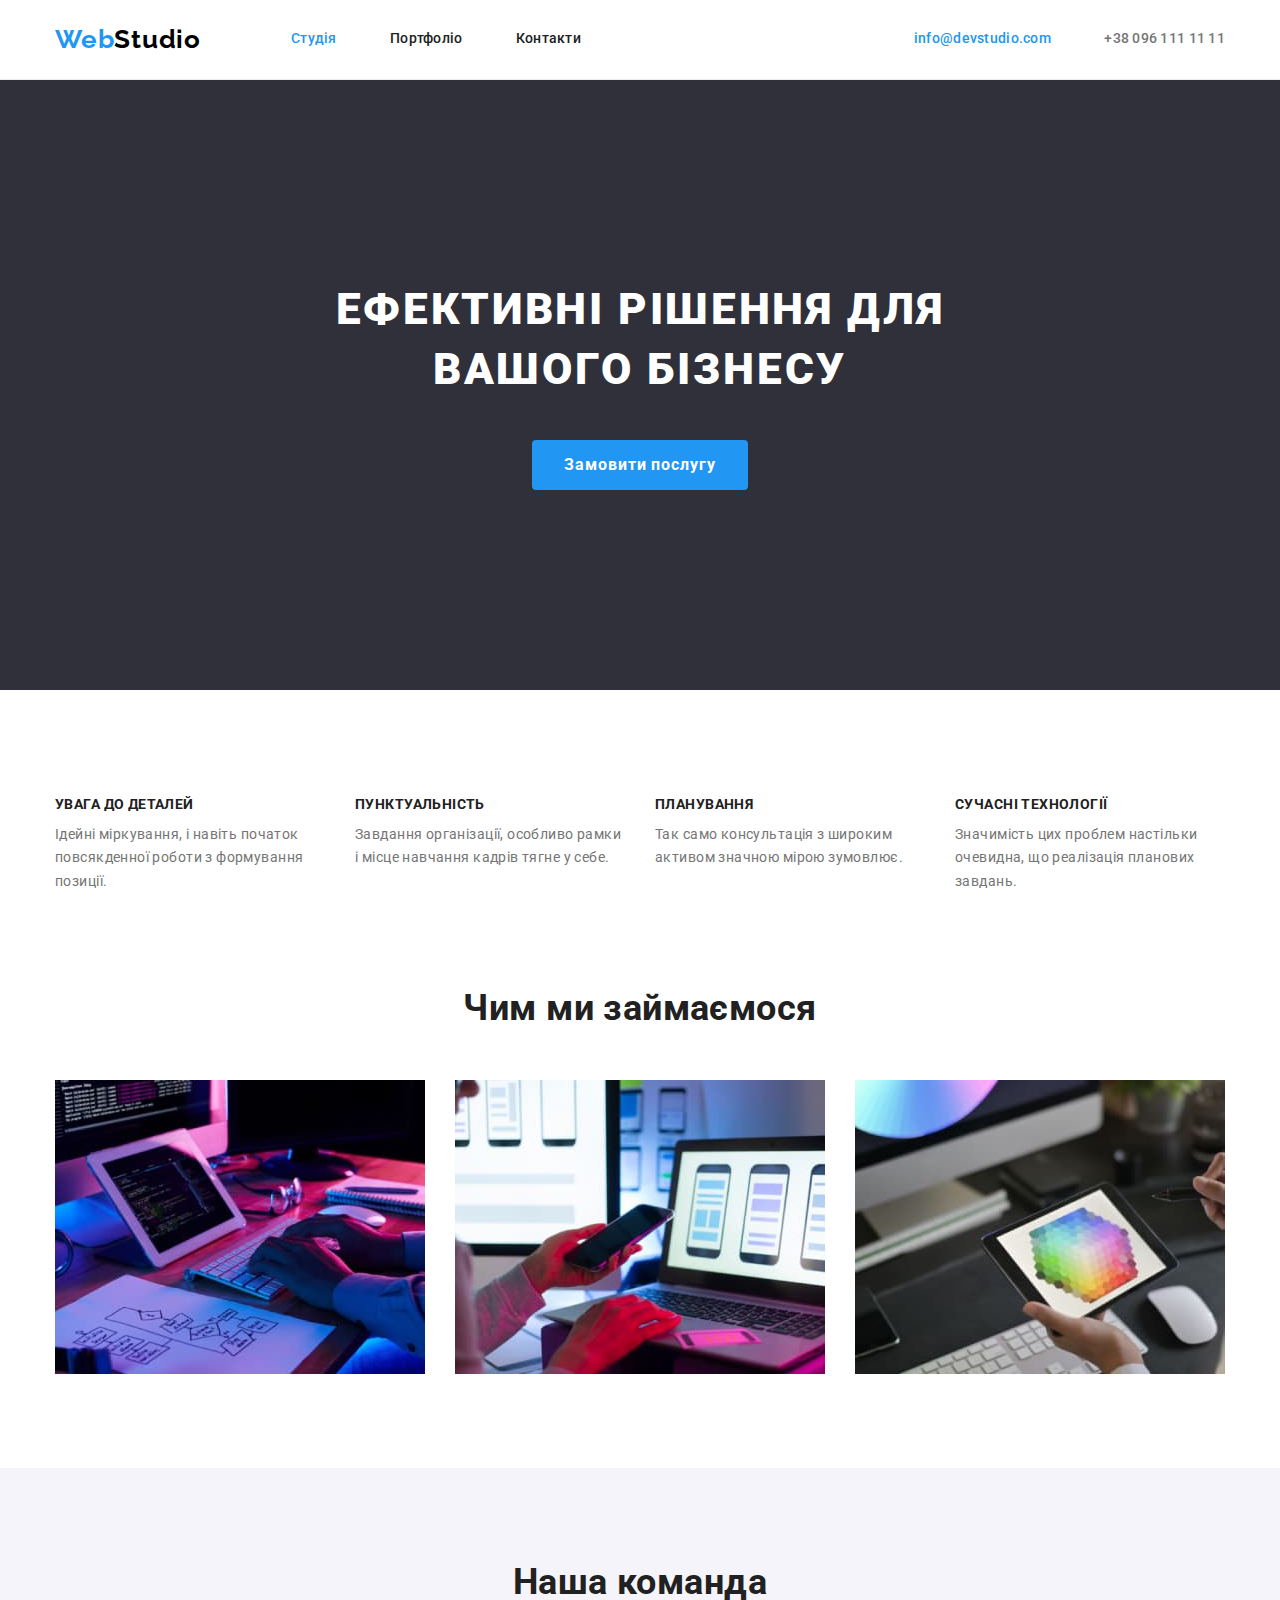
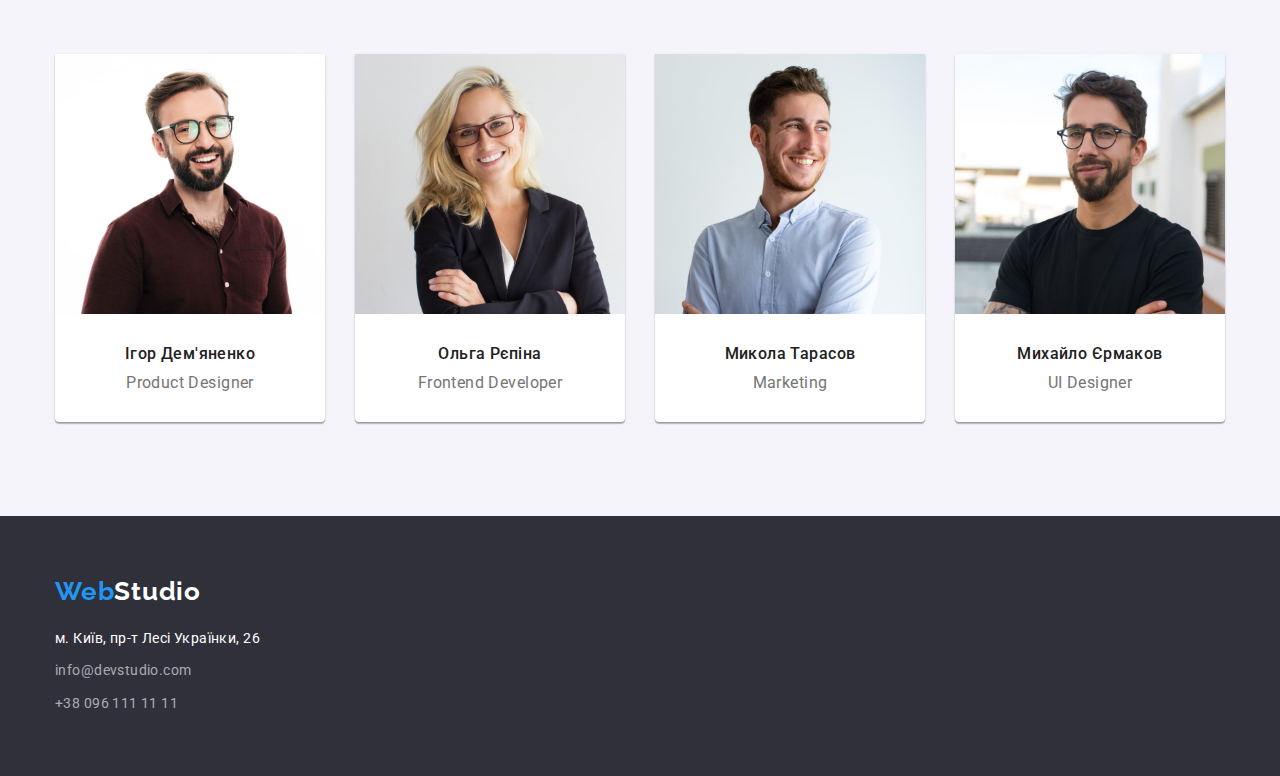
<file: index.html>
<!DOCTYPE html>
<html lang="uk">
  <head>
    <meta charset="UTF-8" />
    <meta http-equiv="X-UA-Compatible" content="IE=edge" />
    <meta name="viewport" content="width=device-width, initial-scale=1.0" />
    <title>Project</title>

    <!-- Шрифты -->
    <link rel="preconnect" href="https://fonts.googleapis.com" />
    <link rel="preconnect" href="https://fonts.gstatic.com" crossorigin />
    <link
      href="https://fonts.googleapis.com/css2?family=Raleway:wght@700&family=Roboto:wght@400;500;700;900&display=swap"
      rel="stylesheet"
    />

    <!-- Стили -->
    <link rel="stylesheet" href="./styles/modern-normalize.css" />
    <link rel="stylesheet" href="./styles/styles.css" />
  </head>

  <!-- Боди -->
  <body>
    <header>
      <div class="header container">
        <nav>
          <!-- Лого -->
          <a class="logo" href="./"> <span>Web</span>Studio</a>

          <!-- Список навигации -->
          <ul class="nav-list">
            <li class="active"><a href="./">Студія</a></li>
            <li><a href="./portfolio.html">Портфоліо</a></li>
            <li><a href="./">Контакти</a></li>
          </ul>
        </nav>

        <!-- Контакты в шапке -->
        <div class="header-contact">
          <a class="active" href="mailto:info@devstudio.com">info@devstudio.com</a>
          <a href="tel:+380961111111">+38 096 111 11 11</a>
        </div>
      </div>
    </header>

    <!-- Герой -->
    <main>
      <section class="hero-section">
        <div class="container">
          <h1>
            Ефективні рішення для <br />
            вашого бізнесу
          </h1>
          <div class="button">
            <button>Замовити послугу</button>
          </div>
        </div>
      </section>

      <!-- Особенности -->
      <section class="features-section">
        <div class="container">
          <h2 class="hidden">Особливості</h2>
          <ul class="features-list">
            <li>
              <h3>УВАГА ДО ДЕТАЛЕЙ</h3>
              <p>Ідейні міркування, і навіть початок повсякденної роботи з формування позиції.</p>
            </li>
            <li>
              <h3>ПУНКТУАЛЬНІСТЬ</h3>
              <p>Завдання організації, особливо рамки і місце навчання кадрів тягне у себе.</p>
            </li>
            <li>
              <h3>ПЛАНУВАННЯ</h3>
              <p>Так само консультація з широким активом значною мірою зумовлює.</p>
            </li>
            <li>
              <h3>СУЧАСНІ ТЕХНОЛОГІЇ</h3>
              <p>Значимість цих проблем настільки очевидна, що реалізація планових завдань.</p>
            </li>
          </ul>
        </div>
      </section>

      <!-- Работы -->
      <section class="work-section">
        <div class="container">
          <h2>Чим ми займаємося</h2>
          <div class="work-list">
            <ul>
              <li><img src="./images/img-1.jpg" alt="клава" width="370" /></li>
              <li><img src="./images/img-2.jpg" alt="клава та ноут" width="370" /></li>
              <li><img src="./images/img-3.jpg" alt="палiтра" width="370" /></li>
            </ul>
          </div>
        </div>
      </section>

      <!-- Команда -->
      <section class="team-section">
        <div class="container">
          <h2>Наша команда</h2>
          <ul class="team-list">
            <li>
              <img src="./images/team.jpg" alt="Ігор Дем'яненко" width="270" />
              <div class="team-list-text">
                <h3>Ігор Дем'яненко</h3>
                <p>Product Designer</p>
              </div>
            </li>
            <li>
              <img src="./images/team-2.jpg" alt="Ольга Рєпіна" width="270" />
              <div class="team-list-text">
                <h3>Ольга Рєпіна</h3>
                <p>Frontend Developer</p>
              </div>
            </li>
            <li>
              <img src="./images/team-3.jpg" alt="Микола Тарасов" width="270" />
              <div class="team-list-text">
                <h3>Микола Тарасов</h3>
                <p>Marketing</p>
              </div>
            </li>
            <li>
              <img src="./images/team-4.jpg" alt="Михайло Єрмаков" width="270" />
              <div class="team-list-text">
                <h3>Михайло Єрмаков</h3>
                <p>UI Designer</p>
              </div>
            </li>
          </ul>
        </div>
      </section>
    </main>

    <!-- Футер -->
    <footer class="footer">
      <div class="container">
        <a class="logo" href="./"> <span>Web</span>Studio</a>
        <address>
          <ul>
            <li><a class="adress-part" href="">м. Київ, пр-т Лесі Українки, 26</a></li>
            <li><a href="mailto:info@devstudio.com">info@devstudio.com</a></li>
            <li><a href="tel:+380961111111">+38 096 111 11 11</a></li>
          </ul>
        </address>
      </div>
    </footer>
  </body>
</html>
</file>
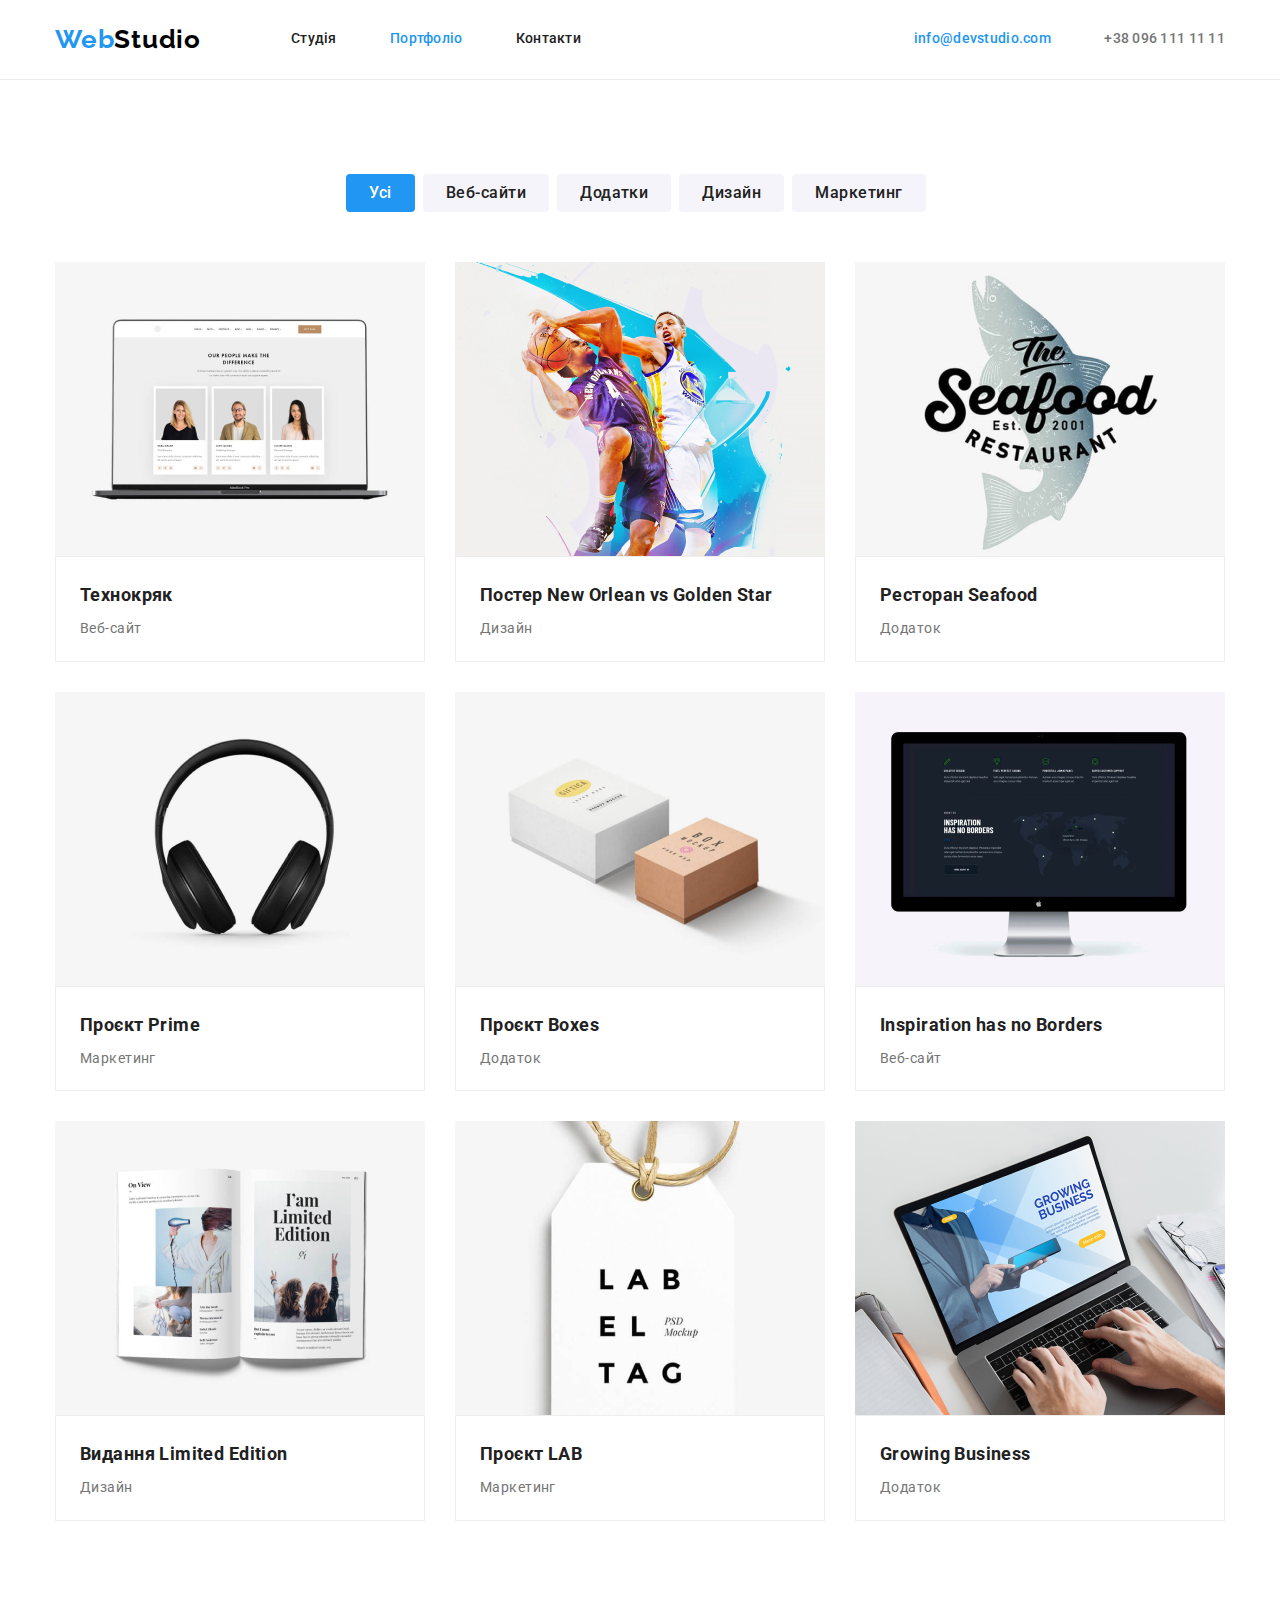
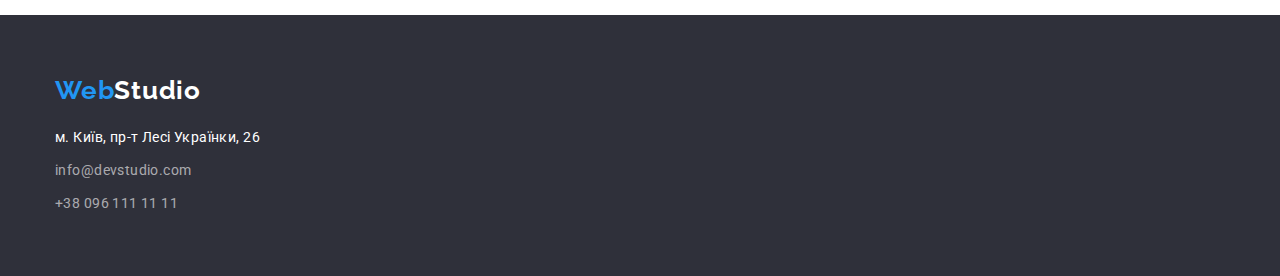
<file: portfolio.html>
<!DOCTYPE html>
<html lang="uk">
  <head>
    <meta charset="UTF-8" />
    <meta http-equiv="X-UA-Compatible" content="IE=edge" />
    <meta name="viewport" content="width=device-width, initial-scale=1.0" />
    <title>Project</title>
    <link rel="preconnect" href="https://fonts.googleapis.com" />
    <link rel="preconnect" href="https://fonts.gstatic.com" crossorigin />
    <link
      href="https://fonts.googleapis.com/css2?family=Raleway:wght@700&family=Roboto:wght@400;500;700;900&display=swap"
      rel="stylesheet"
    />
    <link rel="stylesheet" href="./styles/modern-normalize.css" />
    <link rel="stylesheet" href="./styles/styles.css" />
  </head>

  <!-- Боди -->
  <body>
    <header>
      <div class="header container">
        <nav>
          <!-- Лого -->
          <a class="logo" href="./"> <span>Web</span>Studio</a>

          <!-- Список навигации -->
          <ul class="nav-list">
            <li><a href="./">Студія</a></li>
            <li class="active"><a href="./portfolio.html">Портфоліо</a></li>
            <li><a href="./">Контакти</a></li>
          </ul>
        </nav>

        <!-- Контакты в шапке -->
        <div class="header-contact">
          <a class="active" href="mailto:info@devstudio.com">info@devstudio.com</a>
          <a href="tel:+380961111111">+38 096 111 11 11</a>
        </div>
      </div>
    </header>

    <main>
      <section class="filter-section">
        <div class="container">
          <h1>Нашi роботи</h1>
  
          <!-- Фильтры кнопок -->
          <ul class="work-filter">
            <li><button class="active" type="button">Усі</button></li>
            <li><button type="button">Веб-сайти</button></li>
            <li><button type="button">Додатки</button></li>
            <li><button type="button">Дизайн</button></li>
            <li><button type="button">Маркетинг</button></li>
          </ul>
  
          <!-- Части фильтра -->
          <ul class="filter-list">
            <li>
              <a href="">
                <img src="./images/portfolio/img.jpg" alt="Технокряк" width="370" />
                <div class="type-one">
                  <h2>Технокряк</h2>
                  <p>Веб-сайт</p>
                </div>
              </a>
            </li>
            <li>
              <a href="">
                <img
                  src="./images/portfolio/img1.jpg"
                  alt="Постер New Orlean vs Golden Star"
                  width="370"
                />
                <div class="type-one">
                  <h2>Постер <span lang="en">New Orlean vs Golden Star</span></h2>
                  <p>Дизайн</p>
                </div>
              </a>
            </li>
            <li>
              <a href="">
                <img src="./images/portfolio/img2.jpg" alt="Ресторан Seafood" width="370" />
                <div class="type-one">
                  <h2>Ресторан <span lang="en">Seafood</span></h2>
                  <p>Додаток</p>
                </div>
              </a>
            </li>
            <li>
              <a href="">
                <img src="./images/portfolio/img3.jpg" alt="Проєкт Prime" width="370" />
                <div class="type-one">
                  <h2>Проєкт <span lang="en">Prime</span></h2>
                  <p>Маркетинг</p>
                </div>
              </a>
            </li>
            <li>
              <a href="">
                <img src="./images/portfolio/img4.jpg" alt="Проєкт Boxes" width="370" />
                <div class="type-one">
                  <h2>Проєкт <span lang="en">Boxes</span></h2>
                  <p>Додаток</p>
                </div>
              </a>
            </li>
            <li>
              <a href="">
                <img src="./images/portfolio/img5.jpg" alt="Inspiration has no Borders" width="370" />
                <div class="type-one">
                  <h2><span lang="en">Inspiration has no Borders</span></h2>
                  <p>Веб-сайт</p>
                </div>
              </a>
            </li>
            <li>
              <a href="">
                <img src="./images/portfolio/img6.jpg" alt="Видання Limited Edition" width="370" />
                <div class="type-one">
                  <h2>Видання <span lang="en">Limited Edition</span></h2>
                  <p>Дизайн</p>
                </div>
              </a>
            </li>
            <li>
              <a href="">
                <img src="./images/portfolio/img7.jpg" alt="Проєкт LAB" width="370" />
                <div class="type-one">
                  <h2>Проєкт <span lang="en">LAB</span></h2>
                  <p>Маркетинг</p>
                </div>
              </a>
            </li>
            <li>
              <a href="">
                <img src="./images/portfolio/img8.jpg" alt="Growing Business" width="370" />
                <div class="type-one">
                  <h2><span lang="en">Growing Business</span></h2>
                  <p>Додаток</p>
                </div>
              </a>
            </li>
          </ul>
        </div>
      </section>
    </main>

    <!-- Футер -->
    <footer class="footer">
      <div class="container">
        <a class="logo" href="./"> <span>Web</span>Studio</a>
        <address>
          <ul>
            <li><a class="adress-part" href="">м. Київ, пр-т Лесі Українки, 26</a></li>
            <li><a href="mailto:info@devstudio.com">info@devstudio.com</a></li>
            <li><a href="tel:+380961111111">+38 096 111 11 11</a></li>
          </ul>
        </address>
      </div>
    </footer>
  </body>
</html>
</file>
<file: styles/styles.css>
:root {
  --bgcolor: #ffffff;
  --accent: #2196f3;
  --primery-text-color: #757575;
  --title-text-color: #212121;
  --logo-color: #000000;
  --contact-text-color: rgba(255, 255, 255, 0.6);
  --second-bg-color: #2f303a;
  --bg-color-button: #f5f4fa;
}

/* Общие */
body {
  font-family: 'Roboto', sans-serif;
  color: var(--primery-text-color);
  font-size: 14px;
  font-weight: 400;
  letter-spacing: 0.03em;
  line-height: 1.7;
}

ul {
  list-style: none;
  margin-top: 0;
  margin-bottom: 0;
  margin-left: 0;
  margin-right: 0;
}

a {
  color: inherit;
  text-decoration: none;
}

h2 {
  color: var(--title-text-color);
  font-weight: 700;
  font-size: 36px;
  line-height: 1.16;
  text-align: center;

  margin-bottom: 50px;
  margin-top: 0;
}

.container {
  width: 1200px;
  padding-left: 15px;
  padding-right: 15px;
  margin-left: auto;
  margin-right: auto;
}

/* Хедер */
header {
  border-bottom: 1px solid #ececec;
  margin: 0;
}

.header {
  display: flex;
  align-items: center;
}

/* Лого */
.logo {
  color: var(--logo-color);
  font-family: 'Raleway', sans-serif;
  font-weight: 700;
  font-size: 26px;
  line-height: 1.19;
  letter-spacing: 0.03em;

  margin-right: 90px;
  padding: 24px 0;
}

.logo span,
.active {
  color: var(--accent);
}

/* Список навигации */
header nav {
  display: flex;
  align-items: center;
}

.header {
  color: var(--title-text-color);
  font-weight: 500;
  line-height: 1.14;
  letter-spacing: 0.02em;
}

.nav-list a:hover,
.nav-list a:focus,
.header-contact a:hover,
.header-contact a:focus {
  color: var(--accent);
}

.nav-list {
  padding-left: 0;
}

.nav-list li {
  display: inline-block;
}

.nav-list li a {
  padding: 32px 0;
}

.nav-list li + li {
  margin-left: 50px;
}

.nav-list li:last-child {
  margin-right: 0;
}

/* Контакты в шапке */
.header-contact {
  margin-left: auto;
}

.header-contact a {
  padding: 32px 0;
}

.header-contact a+a{
  margin-left: 50px;
  color: var(--primery-text-color);
}

/* Герой */
.hero-section {
  background-color: var(--second-bg-color);
  text-align: center;
  padding-top: 200px;
  padding-bottom: 200px;
}

.hero-section h1 {
  color: var(--bgcolor);
  font-weight: 900;
  font-size: 44px;
  line-height: 1.36;
  letter-spacing: 0.06em;
  text-transform: uppercase;

  margin-top: 0;
  margin-bottom: 40px;
  display: block;
  padding-bottom: 0;
}

.hero-section button {
  color: var(--bgcolor);
  background-color: var(--accent);
  font-weight: 700;
  font-size: 16px;
  line-height: 1.88;
  letter-spacing: 0.06em;
  display: inline-block;

  margin-right: auto;
  margin-left: auto;
  padding: 10px 32px;
  min-width: 216px;
  text-align: center;
  display: block;
  cursor: pointer;
  border: none;
  border-radius: 4px;
  margin-bottom: 0;
}

.hero-section button:hover,
.hero-section button:focus {
  color: var(--accent);
  background-color: var(--bgcolor);
}

/* Особенности */
.features-section {
  padding-bottom: 94px;
  padding-top: 107px;
  padding-left: 0;
}

.features-list {
  display: flex;
  align-items: flex-start;
}

.features-list {
  padding-left: 0;
}

.features-list li {
  width: 270px;
}

.features-list li + li {
  margin-left: 30px;
}

h2.hidden {
  position: absolute;
  white-space: nowrap;
  width: 1px;
  height: 1px;
  overflow: hidden;
  border: 0;
  padding: 0;
  clip: rect(0 0 0 0);
  clip-path: inset(50%);
  margin: -1px;
}

.features-list h3 {
  color: var(--title-text-color);
  font-weight: 700;
  font-size: 14px;
  line-height: 1.14;
  text-transform: uppercase;

  margin-top: 0;
  margin-bottom: 0;
}

.features-list p {
  margin-bottom: 0;
  margin-top: 10px;
}

/* Работы */
.work-section {
  padding-bottom: 94px;
}

.work-list ul {
  display: flex;
  padding-left: 0;
}

.work-list li + li {
  margin-left: 30px;
}

/* teams */
.team-section {
  background-color: var(--bg-color-button);
  padding-top: 94px;
  padding-bottom: 94px;
}

.team h2 {
  margin-bottom: 50px;
  line-height: 1.16;
}

.team-list {
  display: flex;
  padding-left: 0;
}

.team-list li {
  background-color: var(--bgcolor);
  order: 2 solid transparent;
  box-shadow: 0px 1px 3px rgba(0, 0, 0, 0.12), 0px 1px 1px rgba(0, 0, 0, 0.14),
    0px 2px 1px rgba(0, 0, 0, 0.2);
  border-radius: 0px 0px 4px 4px;
}

.team-list li:not(:first-child) {
  margin-left: 30px;
}

li img {
  display: block;
}

.team-list h3 {
  color: var(--title-text-color);
  font-weight: 500;
  font-size: 16px;
  line-height: 1.19;

  margin-left: auto;
  margin-right: auto;
  margin-top: 0;
  margin-bottom: 0;
}

.team-list p {
  font-size: 16px;
  line-height: 1.19;
  color: var(--primery-text-color);

  margin-top: 10px;
  margin-bottom: 0;
  margin-left: auto;
  margin-right: auto;
}

.team-list-text {
  text-align: center;
  padding-bottom: 30px;
  padding-top: 30px;
}

/* футтер */
.footer {
  background-color: var(--second-bg-color);
  color: var(--contact-text-color);
  padding-top: 60px;
  padding-bottom: 60px;
}

footer .logo {
  display: block;

  padding-top: 0;
  padding-bottom: 0;
  margin-bottom: 20px;
}

address ul {
  font-style: normal;
  padding-left: 0;
}

address li:not(:last-child) {
  margin-bottom: 9px;
}

address a:hover,
address a:focus {
  color: var(--bgcolor);
}

footer a[class='logo'],
.adress-part {
  color: #ffffff;
}

/* Портфолио */
/* Фильтры кнопок */
.filter-section {
  padding-top: 94px;
  padding-bottom: 94px;
}

.filter-section h1 {
  position: absolute;
  white-space: nowrap;
  width: 1px;
  height: 1px;
  overflow: hidden;
  border: 0;
  padding: 0;
  clip: rect(0 0 0 0);
  clip-path: inset(50%);
  margin: -1px;
}

.work-filter {
  margin-bottom: 50px;
  display: flex;
  justify-content: center;
  padding-left: 0;
}

.work-filter li {
  margin-right: 8px;
}

.work-filter button {
  font-family: 'Roboto', sans-serif;
  color: var(--title-text-color);
  background-color: var(--bg-color-button);
  border: 1px solid transparent;
  cursor: pointer;
  border-radius: 4px;

  font-weight: 500;
  font-size: 16px;
  line-height: 1.62;
  text-align: center;
  letter-spacing: 0.03em;
  padding: 5px 22px;
}

button.active,
.work-filter button:hover,
.work-filter button:focus {
  color: var(--bgcolor);
  background-color: var(--accent);
}

/* Части фильта */

.filter-list {
  padding-left: 0;
  display: flex;
  flex-wrap: wrap;
}

.filter-list li {
  width: 370px;
  margin-bottom: 30px;
}

.filter-list li:not(:nth-child(3n + 3)) {
  margin-right: 30px;
}

.filter-list li:nth-last-child(-n + 3) {
  margin-bottom: 0;
}

.type-one {
  border: 1px solid #eeeeee;

  padding-left: 24px;
  padding-right: 24px;
  padding-bottom: 20px;
  padding-top: 20px;
  display: block;
}

.type-one h2 {
  text-align: left;
  color: var(--title-text-color);
  font-weight: 700;
  font-size: 18px;
  line-height: 2;
  text-align: left;

  margin-bottom: 4px;
}

.type-one p {
  margin: 0;
}
</file>
